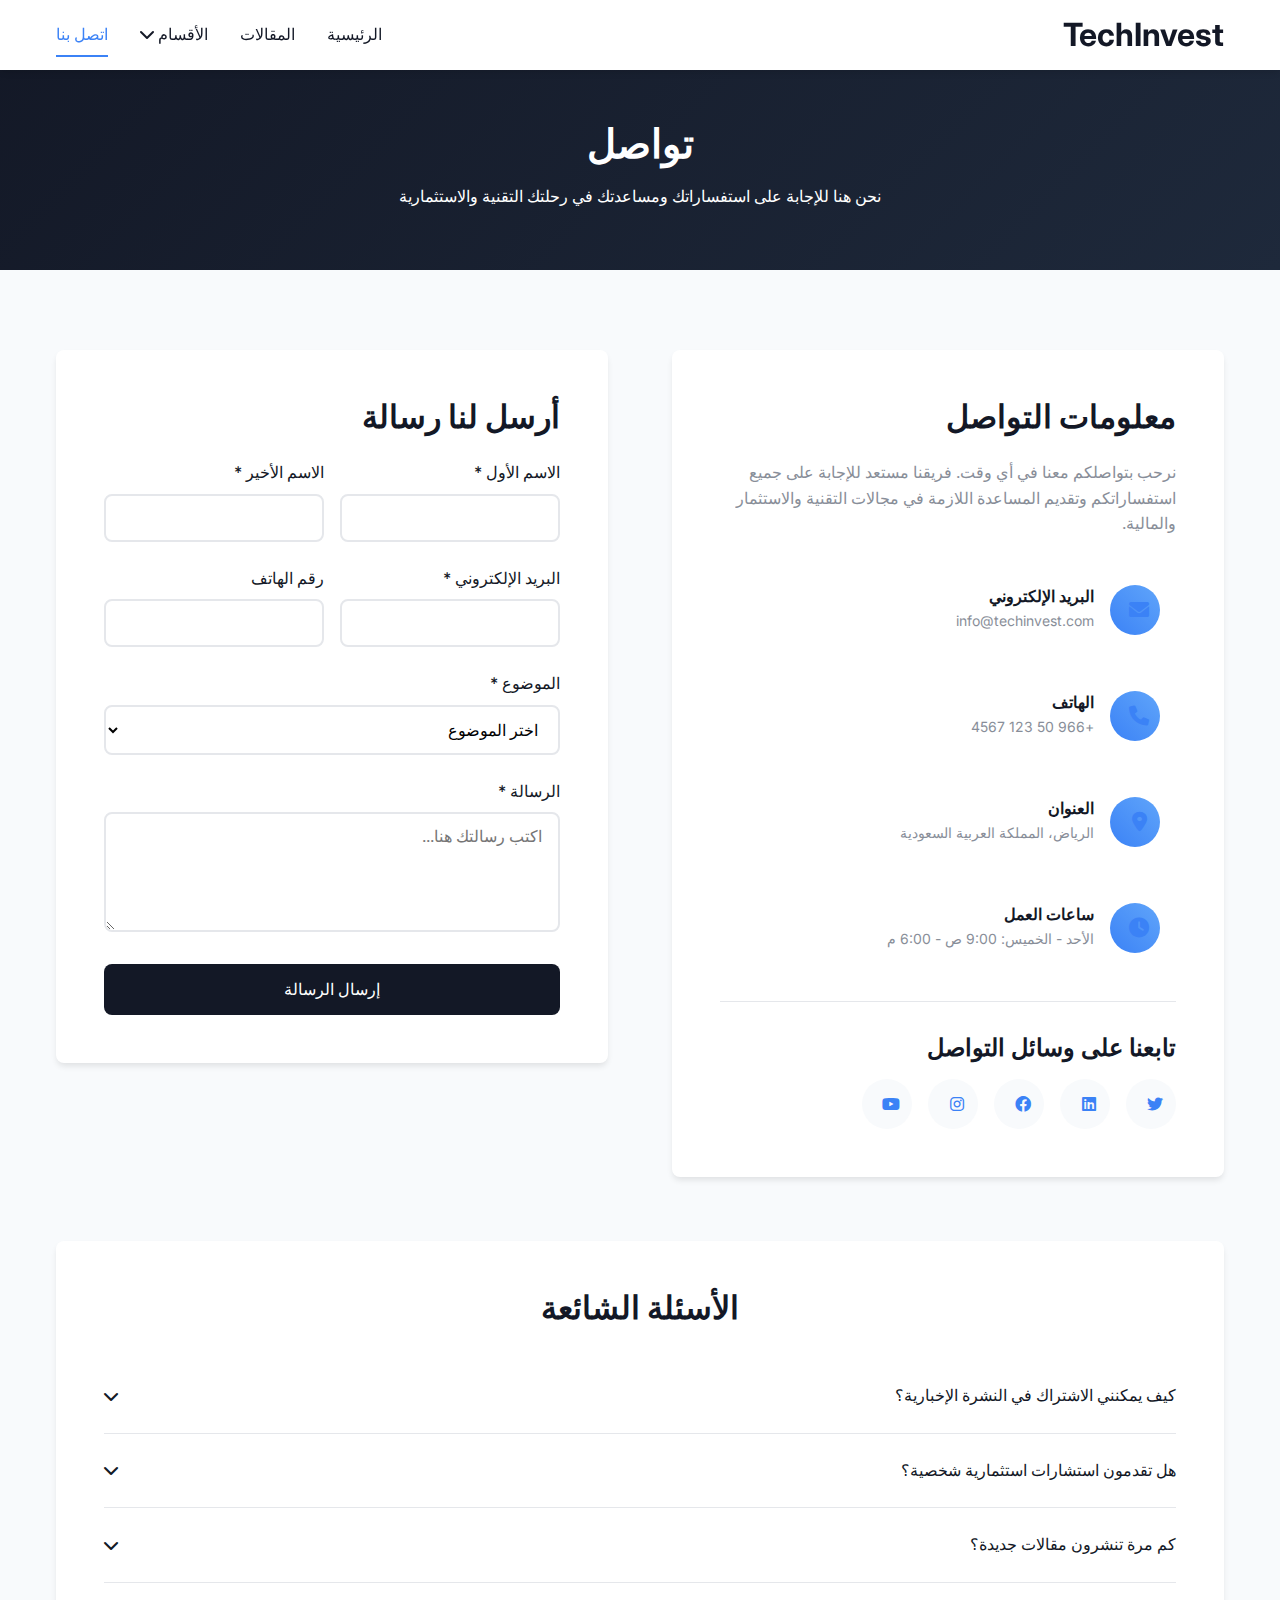
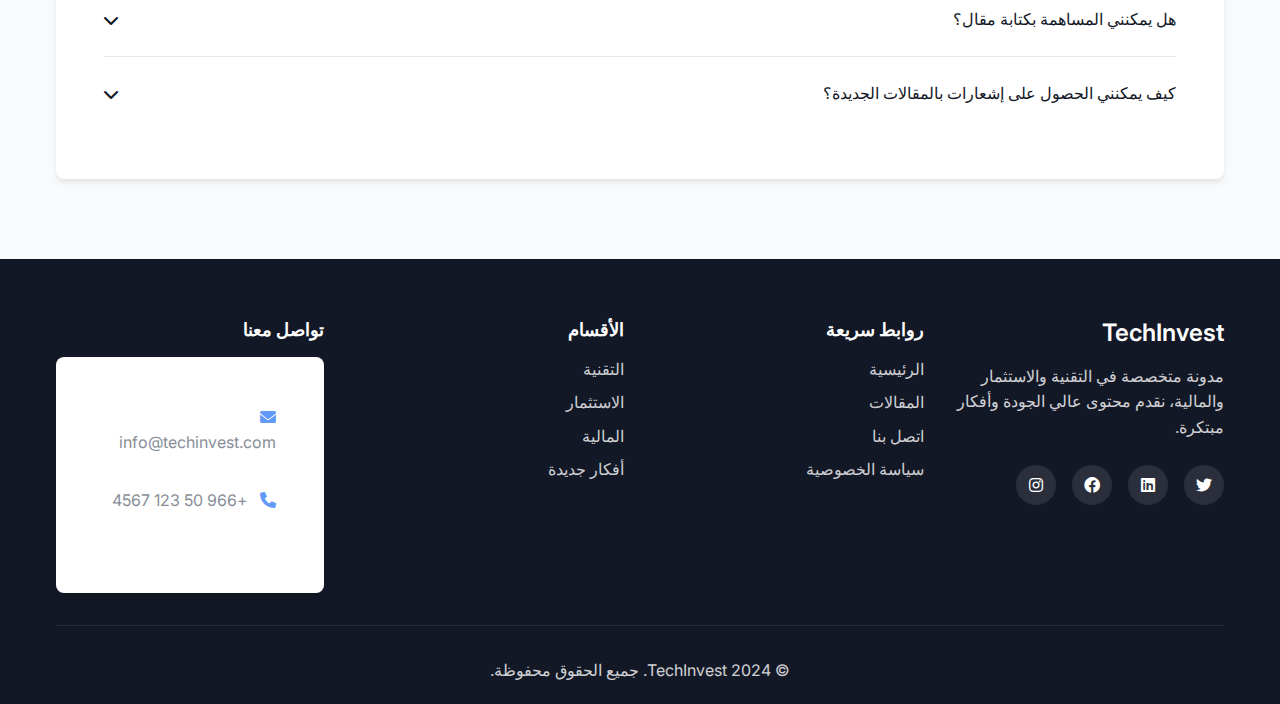
<file: contact.html>
<!DOCTYPE html>
<html lang="ar" dir="rtl">
<head>
    <meta charset="UTF-8">
    <meta name="viewport" content="width=device-width, initial-scale=1.0">
    <title>اتصل بنا - مدونة التقنية والاستثمار</title>
    <meta name="description" content="تواصل معنا للاستفسارات والاقتراحات والتعاون">
    <link rel="stylesheet" href="styles.css">
    <link href="https://fonts.googleapis.com/css2?family=Inter:wght@300;400;500;600;700&display=swap" rel="stylesheet">
    <link rel="stylesheet" href="https://cdnjs.cloudflare.com/ajax/libs/font-awesome/6.0.0/css/all.min.css">
    <style>
        /* أنماط إضافية لصفحة اتصل بنا */
        .contact-header {
            background: linear-gradient(135deg, var(--primary-color) 0%, #1e293b 100%);
            color: var(--white);
            padding: 120px 0 60px;
            text-align: center;
        }

        .contact-main {
            padding: 80px 0;
            background-color: var(--light-gray);
        }

        .contact-content {
            display: grid;
            grid-template-columns: 1fr 1fr;
            gap: 4rem;
            align-items: start;
        }

        .contact-info {
            background-color: var(--white);
            padding: 3rem;
            border-radius: var(--border-radius);
            box-shadow: var(--shadow);
        }

        .contact-form-container {
            background-color: var(--white);
            padding: 3rem;
            border-radius: var(--border-radius);
            box-shadow: var(--shadow);
        }

        .contact-info h2 {
            color: var(--primary-color);
            margin-bottom: 1.5rem;
        }

        .contact-info p {
            color: var(--text-secondary);
            margin-bottom: 2rem;
            line-height: 1.6;
        }

        .contact-item {
            display: flex;
            align-items: center;
            gap: 1rem;
            margin-bottom: 1.5rem;
            padding: 1rem;
            border-radius: var(--border-radius);
            transition: var(--transition);
        }

        .contact-item:hover {
            background-color: var(--light-gray);
        }

        .contact-icon {
            width: 50px;
            height: 50px;
            background: linear-gradient(45deg, var(--accent-color), #60a5fa);
            border-radius: 50%;
            display: flex;
            align-items: center;
            justify-content: center;
            color: var(--white);
            font-size: 1.25rem;
        }

        .contact-details h4 {
            color: var(--primary-color);
            margin-bottom: 0.25rem;
            font-size: 1rem;
        }

        .contact-details p {
            color: var(--text-secondary);
            margin: 0;
            font-size: 0.875rem;
        }

        .social-section {
            margin-top: 2rem;
            padding-top: 2rem;
            border-top: 1px solid var(--border-color);
        }

        .social-section h3 {
            color: var(--primary-color);
            margin-bottom: 1rem;
        }

        .social-links-contact {
            display: flex;
            gap: 1rem;
        }

        .social-link-contact {
            width: 50px;
            height: 50px;
            background-color: var(--light-gray);
            border-radius: 50%;
            display: flex;
            align-items: center;
            justify-content: center;
            color: var(--text-primary);
            transition: var(--transition);
            text-decoration: none;
        }

        .social-link-contact:hover {
            background-color: var(--accent-color);
            color: var(--white);
            transform: translateY(-2px);
        }

        .contact-form h2 {
            color: var(--primary-color);
            margin-bottom: 1.5rem;
        }

        .form-group {
            margin-bottom: 1.5rem;
        }

        .form-label {
            display: block;
            margin-bottom: 0.5rem;
            color: var(--text-primary);
            font-weight: 500;
        }

        .form-input,
        .form-textarea,
        .form-select {
            width: 100%;
            padding: 0.75rem 1rem;
            border: 2px solid var(--border-color);
            border-radius: var(--border-radius);
            font-size: 1rem;
            font-family: inherit;
            transition: var(--transition);
            background-color: var(--white);
        }

        .form-input:focus,
        .form-textarea:focus,
        .form-select:focus {
            outline: none;
            border-color: var(--accent-color);
            box-shadow: 0 0 0 3px rgba(59, 130, 246, 0.1);
        }

        .form-textarea {
            resize: vertical;
            min-height: 120px;
        }

        .form-row {
            display: grid;
            grid-template-columns: 1fr 1fr;
            gap: 1rem;
        }

        .submit-btn {
            width: 100%;
            padding: 1rem;
            background-color: var(--primary-color);
            color: var(--white);
            border: none;
            border-radius: var(--border-radius);
            font-size: 1rem;
            font-weight: 500;
            cursor: pointer;
            transition: var(--transition);
        }

        .submit-btn:hover {
            background-color: #1e293b;
            transform: translateY(-2px);
            box-shadow: var(--shadow-lg);
        }

        .submit-btn:disabled {
            background-color: var(--text-secondary);
            cursor: not-allowed;
            transform: none;
        }

        .form-message {
            padding: 1rem;
            border-radius: var(--border-radius);
            margin-bottom: 1rem;
            display: none;
        }

        .form-message.success {
            background-color: #d1fae5;
            color: #065f46;
            border: 1px solid #a7f3d0;
        }

        .form-message.error {
            background-color: #fee2e2;
            color: #991b1b;
            border: 1px solid #fca5a5;
        }

        .loading-spinner {
            display: none;
            width: 20px;
            height: 20px;
            border: 2px solid transparent;
            border-top: 2px solid var(--white);
            border-radius: 50%;
            animation: spin 1s linear infinite;
            margin-left: 0.5rem;
        }

        @keyframes spin {
            0% { transform: rotate(0deg); }
            100% { transform: rotate(360deg); }
        }

        .faq-section {
            margin-top: 4rem;
            background-color: var(--white);
            padding: 3rem;
            border-radius: var(--border-radius);
            box-shadow: var(--shadow);
        }

        .faq-title {
            color: var(--primary-color);
            text-align: center;
            margin-bottom: 2rem;
        }

        .faq-item {
            border-bottom: 1px solid var(--border-color);
            padding: 1rem 0;
        }

        .faq-item:last-child {
            border-bottom: none;
        }

        .faq-question {
            display: flex;
            justify-content: space-between;
            align-items: center;
            cursor: pointer;
            color: var(--primary-color);
            font-weight: 500;
            padding: 0.5rem 0;
            transition: var(--transition);
        }

        .faq-question:hover {
            color: var(--accent-color);
        }

        .faq-answer {
            color: var(--text-secondary);
            line-height: 1.6;
            max-height: 0;
            overflow: hidden;
            transition: max-height 0.3s ease;
        }

        .faq-answer.active {
            max-height: 200px;
            padding-top: 1rem;
        }

        .faq-icon {
            transition: var(--transition);
        }

        .faq-item.active .faq-icon {
            transform: rotate(180deg);
        }

        /* التصميم المتجاوب */
        @media (max-width: 768px) {
            .contact-content {
                grid-template-columns: 1fr;
                gap: 2rem;
            }

            .contact-info,
            .contact-form-container {
                padding: 2rem;
            }

            .form-row {
                grid-template-columns: 1fr;
            }

            .social-links-contact {
                justify-content: center;
            }
        }

        @media (max-width: 480px) {
            .contact-info,
            .contact-form-container,
            .faq-section {
                padding: 1.5rem;
            }

            .contact-item {
                flex-direction: column;
                text-align: center;
            }
        }
    </style>
</head>
<body>
    <!-- شريط التنقل -->
    <nav class="navbar">
        <div class="nav-container">
            <div class="nav-logo">
                <h2>TechInvest</h2>
            </div>
            <ul class="nav-menu">
                <li class="nav-item">
                    <a href="index.html" class="nav-link">الرئيسية</a>
                </li>
                <li class="nav-item">
                    <a href="articles.html" class="nav-link">المقالات</a>
                </li>
                <li class="nav-item dropdown">
                    <a href="#" class="nav-link">الأقسام <i class="fas fa-chevron-down"></i></a>
                    <ul class="dropdown-menu">
                        <li><a href="articles.html?category=tech">التقنية</a></li>
                        <li><a href="articles.html?category=investment">الاستثمار</a></li>
                        <li><a href="articles.html?category=finance">المالية</a></li>
                        <li><a href="articles.html?category=ideas">أفكار جديدة</a></li>
                    </ul>
                </li>
                <li class="nav-item">
                    <a href="contact.html" class="nav-link active">اتصل بنا</a>
                </li>
            </ul>
            <div class="nav-toggle">
                <span class="bar"></span>
                <span class="bar"></span>
                <span class="bar"></span>
            </div>
        </div>
    </nav>

    <!-- رأس صفحة اتصل بنا -->
    <header class="contact-header">
        <div class="container">
            <h1>تواصل معنا</h1>
            <p>نحن هنا للإجابة على استفساراتك ومساعدتك في رحلتك التقنية والاستثمارية</p>
        </div>
    </header>

    <!-- المحتوى الرئيسي -->
    <main class="contact-main">
        <div class="container">
            <div class="contact-content">
                <!-- معلومات التواصل -->
                <div class="contact-info">
                    <h2>معلومات التواصل</h2>
                    <p>
                        نرحب بتواصلكم معنا في أي وقت. فريقنا مستعد للإجابة على جميع استفساراتكم 
                        وتقديم المساعدة اللازمة في مجالات التقنية والاستثمار والمالية.
                    </p>

                    <div class="contact-item">
                        <div class="contact-icon">
                            <i class="fas fa-envelope"></i>
                        </div>
                        <div class="contact-details">
                            <h4>البريد الإلكتروني</h4>
                            <p>info@techinvest.com</p>
                        </div>
                    </div>

                    <div class="contact-item">
                        <div class="contact-icon">
                            <i class="fas fa-phone"></i>
                        </div>
                        <div class="contact-details">
                            <h4>الهاتف</h4>
                            <p>+966 50 123 4567</p>
                        </div>
                    </div>

                    <div class="contact-item">
                        <div class="contact-icon">
                            <i class="fas fa-map-marker-alt"></i>
                        </div>
                        <div class="contact-details">
                            <h4>العنوان</h4>
                            <p>الرياض، المملكة العربية السعودية</p>
                        </div>
                    </div>

                    <div class="contact-item">
                        <div class="contact-icon">
                            <i class="fas fa-clock"></i>
                        </div>
                        <div class="contact-details">
                            <h4>ساعات العمل</h4>
                            <p>الأحد - الخميس: 9:00 ص - 6:00 م</p>
                        </div>
                    </div>

                    <div class="social-section">
                        <h3>تابعنا على وسائل التواصل</h3>
                        <div class="social-links-contact">
                            <a href="#" class="social-link-contact">
                                <i class="fab fa-twitter"></i>
                            </a>
                            <a href="#" class="social-link-contact">
                                <i class="fab fa-linkedin"></i>
                            </a>
                            <a href="#" class="social-link-contact">
                                <i class="fab fa-facebook"></i>
                            </a>
                            <a href="#" class="social-link-contact">
                                <i class="fab fa-instagram"></i>
                            </a>
                            <a href="#" class="social-link-contact">
                                <i class="fab fa-youtube"></i>
                            </a>
                        </div>
                    </div>
                </div>

                <!-- نموذج التواصل -->
                <div class="contact-form-container">
                    <form class="contact-form" id="contactForm">
                        <h2>أرسل لنا رسالة</h2>
                        
                        <div class="form-message" id="formMessage"></div>

                        <div class="form-row">
                            <div class="form-group">
                                <label for="firstName" class="form-label">الاسم الأول *</label>
                                <input type="text" id="firstName" name="firstName" class="form-input" required>
                            </div>
                            <div class="form-group">
                                <label for="lastName" class="form-label">الاسم الأخير *</label>
                                <input type="text" id="lastName" name="lastName" class="form-input" required>
                            </div>
                        </div>

                        <div class="form-row">
                            <div class="form-group">
                                <label for="email" class="form-label">البريد الإلكتروني *</label>
                                <input type="email" id="email" name="email" class="form-input" required>
                            </div>
                            <div class="form-group">
                                <label for="phone" class="form-label">رقم الهاتف</label>
                                <input type="tel" id="phone" name="phone" class="form-input">
                            </div>
                        </div>

                        <div class="form-group">
                            <label for="subject" class="form-label">الموضوع *</label>
                            <select id="subject" name="subject" class="form-select" required>
                                <option value="">اختر الموضوع</option>
                                <option value="general">استفسار عام</option>
                                <option value="tech">سؤال تقني</option>
                                <option value="investment">استشارة استثمارية</option>
                                <option value="finance">استفسار مالي</option>
                                <option value="collaboration">تعاون</option>
                                <option value="feedback">ملاحظات واقتراحات</option>
                                <option value="other">أخرى</option>
                            </select>
                        </div>

                        <div class="form-group">
                            <label for="message" class="form-label">الرسالة *</label>
                            <textarea id="message" name="message" class="form-textarea" 
                                    placeholder="اكتب رسالتك هنا..." required></textarea>
                        </div>

                        <button type="submit" class="submit-btn" id="submitBtn">
                            إرسال الرسالة
                            <span class="loading-spinner" id="loadingSpinner"></span>
                        </button>
                    </form>
                </div>
            </div>

            <!-- قسم الأسئلة الشائعة -->
            <div class="faq-section">
                <h2 class="faq-title">الأسئلة الشائعة</h2>
                
                <div class="faq-item">
                    <div class="faq-question">
                        <span>كيف يمكنني الاشتراك في النشرة الإخبارية؟</span>
                        <i class="fas fa-chevron-down faq-icon"></i>
                    </div>
                    <div class="faq-answer">
                        يمكنك الاشتراك في النشرة الإخبارية من خلال إدخال بريدك الإلكتروني في النموذج الموجود في الصفحة الرئيسية أو في أسفل أي مقال.
                    </div>
                </div>

                <div class="faq-item">
                    <div class="faq-question">
                        <span>هل تقدمون استشارات استثمارية شخصية؟</span>
                        <i class="fas fa-chevron-down faq-icon"></i>
                    </div>
                    <div class="faq-answer">
                        نعم، نقدم استشارات استثمارية مخصصة. يرجى التواصل معنا عبر نموذج الاتصال أو البريد الإلكتروني لمناقشة احتياجاتك.
                    </div>
                </div>

                <div class="faq-item">
                    <div class="faq-question">
                        <span>كم مرة تنشرون مقالات جديدة؟</span>
                        <i class="fas fa-chevron-down faq-icon"></i>
                    </div>
                    <div class="faq-answer">
                        ننشر مقالات جديدة بانتظام، عادة 3-4 مقالات أسبوعياً في مختلف المجالات التي نغطيها.
                    </div>
                </div>

                <div class="faq-item">
                    <div class="faq-question">
                        <span>هل يمكنني المساهمة بكتابة مقال؟</span>
                        <i class="fas fa-chevron-down faq-icon"></i>
                    </div>
                    <div class="faq-answer">
                        نرحب بالمساهمات من الخبراء في المجالات التي نغطيها. يرجى التواصل معنا مع عينة من أعمالك السابقة.
                    </div>
                </div>

                <div class="faq-item">
                    <div class="faq-question">
                        <span>كيف يمكنني الحصول على إشعارات بالمقالات الجديدة؟</span>
                        <i class="fas fa-chevron-down faq-icon"></i>
                    </div>
                    <div class="faq-answer">
                        يمكنك الاشتراك في النشرة الإخبارية أو متابعتنا على وسائل التواصل الاجتماعي للحصول على آخر التحديثات.
                    </div>
                </div>
            </div>
        </div>
    </main>

    <!-- التذييل -->
    <footer class="footer">
        <div class="container">
            <div class="footer-content">
                <div class="footer-section">
                    <h3 class="footer-title">TechInvest</h3>
                    <p class="footer-description">
                        مدونة متخصصة في التقنية والاستثمار والمالية، نقدم محتوى عالي الجودة وأفكار مبتكرة.
                    </p>
                    <div class="social-links">
                        <a href="#" class="social-link"><i class="fab fa-twitter"></i></a>
                        <a href="#" class="social-link"><i class="fab fa-linkedin"></i></a>
                        <a href="#" class="social-link"><i class="fab fa-facebook"></i></a>
                        <a href="#" class="social-link"><i class="fab fa-instagram"></i></a>
                    </div>
                </div>
                <div class="footer-section">
                    <h4 class="footer-subtitle">روابط سريعة</h4>
                    <ul class="footer-links">
                        <li><a href="index.html">الرئيسية</a></li>
                        <li><a href="articles.html">المقالات</a></li>
                        <li><a href="contact.html">اتصل بنا</a></li>
                        <li><a href="#">سياسة الخصوصية</a></li>
                    </ul>
                </div>
                <div class="footer-section">
                    <h4 class="footer-subtitle">الأقسام</h4>
                    <ul class="footer-links">
                        <li><a href="articles.html?category=tech">التقنية</a></li>
                        <li><a href="articles.html?category=investment">الاستثمار</a></li>
                        <li><a href="articles.html?category=finance">المالية</a></li>
                        <li><a href="articles.html?category=ideas">أفكار جديدة</a></li>
                    </ul>
                </div>
                <div class="footer-section">
                    <h4 class="footer-subtitle">تواصل معنا</h4>
                    <div class="contact-info">
                        <p><i class="fas fa-envelope"></i> info@techinvest.com</p>
                        <p><i class="fas fa-phone"></i> +966 50 123 4567</p>
                    </div>
                </div>
            </div>
            <div class="footer-bottom">
                <p>&copy; 2024 TechInvest. جميع الحقوق محفوظة.</p>
            </div>
        </div>
    </footer>

    <script src="script.js"></script>
    <script src="contact.js"></script>
</body>
</html>
</file>
<file: styles.css>
/* إعادة تعيين الأساسيات */
* {
    margin: 0;
    padding: 0;
    box-sizing: border-box;
}

/* المتغيرات */
:root {
    --primary-color: #131826;
    --secondary-color: #dcdce1;
    --accent-color: #3b82f6;
    --text-primary: #131826;
    --text-secondary: #6b7280;
    --white: #ffffff;
    --light-gray: #f8fafc;
    --border-color: #e5e7eb;
    --shadow: 0 4px 6px -1px rgba(0, 0, 0, 0.1);
    --shadow-lg: 0 10px 15px -3px rgba(0, 0, 0, 0.1);
    --border-radius: 8px;
    --transition: all 0.3s ease;
}

/* الخطوط والنصوص */
body {
    font-family: 'Inter', -apple-system, BlinkMacSystemFont, 'Segoe UI', Roboto, sans-serif;
    line-height: 1.6;
    color: var(--text-primary);
    background-color: var(--white);
    direction: rtl;
}

/* العناوين */
h1, h2, h3, h4, h5, h6 {
    font-weight: 600;
    line-height: 1.2;
    margin-bottom: 1rem;
}

h1 { font-size: 2.5rem; }
h2 { font-size: 2rem; }
h3 { font-size: 1.5rem; }
h4 { font-size: 1.25rem; }

/* الروابط */
a {
    text-decoration: none;
    color: inherit;
    transition: var(--transition);
}

/* الحاويات */
.container {
    max-width: 1200px;
    margin: 0 auto;
    padding: 0 1rem;
}

/* الأزرار */
.btn {
    display: inline-flex;
    align-items: center;
    gap: 0.5rem;
    padding: 0.75rem 1.5rem;
    border-radius: var(--border-radius);
    font-weight: 500;
    text-align: center;
    transition: var(--transition);
    cursor: pointer;
    border: none;
    text-decoration: none;
}

.btn-primary {
    background-color: var(--primary-color);
    color: var(--white);
}

.btn-primary:hover {
    background-color: #1e293b;
    transform: translateY(-2px);
    box-shadow: var(--shadow-lg);
}

.btn-secondary {
    background-color: transparent;
    color: var(--primary-color);
    border: 2px solid var(--primary-color);
}

.btn-secondary:hover {
    background-color: var(--primary-color);
    color: var(--white);
}

.btn-outline {
    background-color: transparent;
    color: var(--accent-color);
    border: 2px solid var(--accent-color);
}

.btn-outline:hover {
    background-color: var(--accent-color);
    color: var(--white);
}

/* شريط التنقل */
.navbar {
    background-color: var(--white);
    box-shadow: var(--shadow);
    position: fixed;
    top: 0;
    width: 100%;
    z-index: 1000;
    transition: var(--transition);
}

.nav-container {
    max-width: 1200px;
    margin: 0 auto;
    padding: 0 1rem;
    display: flex;
    justify-content: space-between;
    align-items: center;
    height: 70px;
}

.nav-logo h2 {
    color: var(--primary-color);
    font-weight: 700;
    margin: 0;
}

.nav-menu {
    display: flex;
    list-style: none;
    gap: 2rem;
    margin: 0;
}

.nav-link {
    color: var(--text-primary);
    font-weight: 500;
    padding: 0.5rem 0;
    position: relative;
    transition: var(--transition);
}

.nav-link:hover,
.nav-link.active {
    color: var(--accent-color);
}

.nav-link.active::after {
    content: '';
    position: absolute;
    bottom: -5px;
    right: 0;
    width: 100%;
    height: 2px;
    background-color: var(--accent-color);
}

/* القائمة المنسدلة */
.dropdown {
    position: relative;
}

.dropdown-menu {
    position: absolute;
    top: 100%;
    right: 0;
    background-color: var(--white);
    box-shadow: var(--shadow-lg);
    border-radius: var(--border-radius);
    padding: 0.5rem 0;
    min-width: 200px;
    opacity: 0;
    visibility: hidden;
    transform: translateY(-10px);
    transition: var(--transition);
    list-style: none;
}

.dropdown:hover .dropdown-menu {
    opacity: 1;
    visibility: visible;
    transform: translateY(0);
}

.dropdown-menu a {
    display: block;
    padding: 0.75rem 1rem;
    color: var(--text-primary);
    transition: var(--transition);
}

.dropdown-menu a:hover {
    background-color: var(--light-gray);
    color: var(--accent-color);
}

/* قائمة الهامبرغر للهواتف */
.nav-toggle {
    display: none;
    flex-direction: column;
    cursor: pointer;
}

.bar {
    width: 25px;
    height: 3px;
    background-color: var(--primary-color);
    margin: 3px 0;
    transition: var(--transition);
}

/* قسم البطل */
.hero {
    background: linear-gradient(135deg, var(--primary-color) 0%, #1e293b 100%);
    color: var(--white);
    padding: 120px 0 80px;
    min-height: 100vh;
    display: flex;
    align-items: center;
}

.hero-container {
    max-width: 1200px;
    margin: 0 auto;
    padding: 0 1rem;
    display: grid;
    grid-template-columns: 1fr 1fr;
    gap: 4rem;
    align-items: center;
}

.hero-title {
    font-size: 3.5rem;
    font-weight: 700;
    margin-bottom: 1.5rem;
    line-height: 1.1;
}

.highlight {
    color: var(--accent-color);
    position: relative;
}

.hero-description {
    font-size: 1.25rem;
    margin-bottom: 2rem;
    opacity: 0.9;
    line-height: 1.6;
}

.hero-buttons {
    display: flex;
    gap: 1rem;
    flex-wrap: wrap;
}

.hero-image {
    display: flex;
    justify-content: center;
    align-items: center;
}

.hero-graphic {
    width: 300px;
    height: 300px;
    background: linear-gradient(45deg, var(--accent-color), #60a5fa);
    border-radius: 50%;
    display: flex;
    align-items: center;
    justify-content: center;
    font-size: 6rem;
    color: var(--white);
    animation: float 6s ease-in-out infinite;
}

@keyframes float {
    0%, 100% { transform: translateY(0px); }
    50% { transform: translateY(-20px); }
}

/* أقسام المحتوى */
.section-header {
    text-align: center;
    margin-bottom: 3rem;
}

.section-title {
    color: var(--primary-color);
    margin-bottom: 1rem;
}

.section-description {
    color: var(--text-secondary);
    font-size: 1.125rem;
    max-width: 600px;
    margin: 0 auto;
}

.section-footer {
    text-align: center;
    margin-top: 3rem;
}

/* المقالات المميزة */
.featured-articles {
    padding: 80px 0;
    background-color: var(--light-gray);
}

.articles-grid {
    display: grid;
    grid-template-columns: repeat(auto-fit, minmax(350px, 1fr));
    gap: 2rem;
}

.article-card {
    background-color: var(--white);
    border-radius: var(--border-radius);
    overflow: hidden;
    box-shadow: var(--shadow);
    transition: var(--transition);
}

.article-card:hover {
    transform: translateY(-5px);
    box-shadow: var(--shadow-lg);
}

.article-image {
    position: relative;
    height: 250px;
    overflow: hidden;
}

.article-image img {
    width: 100%;
    height: 100%;
    object-fit: cover;
    transition: var(--transition);
}

.article-card:hover .article-image img {
    transform: scale(1.05);
}

.article-category {
    position: absolute;
    top: 1rem;
    right: 1rem;
    background-color: var(--accent-color);
    color: var(--white);
    padding: 0.25rem 0.75rem;
    border-radius: 20px;
    font-size: 0.875rem;
    font-weight: 500;
}

.article-content {
    padding: 1.5rem;
}

.article-title {
    color: var(--primary-color);
    margin-bottom: 0.75rem;
    font-size: 1.25rem;
}

.article-excerpt {
    color: var(--text-secondary);
    margin-bottom: 1rem;
    line-height: 1.6;
}

.article-meta {
    display: flex;
    justify-content: space-between;
    align-items: center;
    font-size: 0.875rem;
    color: var(--text-secondary);
}

/* أقسام المحتوى */
.content-categories {
    padding: 80px 0;
}

.categories-grid {
    display: grid;
    grid-template-columns: repeat(auto-fit, minmax(280px, 1fr));
    gap: 2rem;
}

.category-card {
    background-color: var(--white);
    border: 2px solid var(--border-color);
    border-radius: var(--border-radius);
    padding: 2rem;
    text-align: center;
    transition: var(--transition);
}

.category-card:hover {
    border-color: var(--accent-color);
    transform: translateY(-5px);
    box-shadow: var(--shadow-lg);
}

.category-icon {
    width: 80px;
    height: 80px;
    background: linear-gradient(45deg, var(--accent-color), #60a5fa);
    border-radius: 50%;
    display: flex;
    align-items: center;
    justify-content: center;
    margin: 0 auto 1.5rem;
    font-size: 2rem;
    color: var(--white);
}

.category-title {
    color: var(--primary-color);
    margin-bottom: 1rem;
}

.category-description {
    color: var(--text-secondary);
    margin-bottom: 1.5rem;
    line-height: 1.6;
}

.category-link {
    color: var(--accent-color);
    font-weight: 500;
    display: inline-flex;
    align-items: center;
    gap: 0.5rem;
    transition: var(--transition);
}

.category-link:hover {
    gap: 1rem;
}

/* النشرة الإخبارية */
.newsletter {
    background-color: var(--primary-color);
    color: var(--white);
    padding: 80px 0;
}

.newsletter-content {
    display: grid;
    grid-template-columns: 1fr 1fr;
    gap: 3rem;
    align-items: center;
}

.newsletter-title {
    color: var(--white);
    margin-bottom: 1rem;
}

.newsletter-description {
    opacity: 0.9;
    line-height: 1.6;
}

.newsletter-form {
    display: flex;
    gap: 1rem;
}

.newsletter-input {
    flex: 1;
    padding: 0.75rem 1rem;
    border: none;
    border-radius: var(--border-radius);
    font-size: 1rem;
    background-color: var(--white);
    color: var(--text-primary);
}

.newsletter-input:focus {
    outline: none;
    box-shadow: 0 0 0 3px rgba(59, 130, 246, 0.3);
}

/* التذييل */
.footer {
    background-color: var(--primary-color);
    color: var(--white);
    padding: 60px 0 20px;
}

.footer-content {
    display: grid;
    grid-template-columns: repeat(auto-fit, minmax(250px, 1fr));
    gap: 2rem;
    margin-bottom: 2rem;
}

.footer-title {
    color: var(--white);
    margin-bottom: 1rem;
    font-size: 1.5rem;
}

.footer-subtitle {
    color: var(--white);
    margin-bottom: 1rem;
    font-size: 1.125rem;
}

.footer-description {
    opacity: 0.8;
    line-height: 1.6;
    margin-bottom: 1.5rem;
}

.social-links {
    display: flex;
    gap: 1rem;
}

.social-link {
    width: 40px;
    height: 40px;
    background-color: rgba(255, 255, 255, 0.1);
    border-radius: 50%;
    display: flex;
    align-items: center;
    justify-content: center;
    transition: var(--transition);
}

.social-link:hover {
    background-color: var(--accent-color);
    transform: translateY(-2px);
}

.footer-links {
    list-style: none;
}

.footer-links li {
    margin-bottom: 0.5rem;
}

.footer-links a {
    color: rgba(255, 255, 255, 0.8);
    transition: var(--transition);
}

.footer-links a:hover {
    color: var(--white);
    padding-right: 0.5rem;
}

.contact-info p {
    margin-bottom: 0.5rem;
    opacity: 0.8;
}

.contact-info i {
    margin-left: 0.5rem;
    color: var(--accent-color);
}

.footer-bottom {
    border-top: 1px solid rgba(255, 255, 255, 0.1);
    padding-top: 2rem;
    text-align: center;
    opacity: 0.8;
}

/* التصميم المتجاوب */
@media (max-width: 768px) {
    .nav-menu {
        position: fixed;
        right: -100%;
        top: 70px;
        flex-direction: column;
        background-color: var(--white);
        width: 100%;
        text-align: center;
        transition: var(--transition);
        box-shadow: var(--shadow);
        padding: 2rem 0;
    }

    .nav-menu.active {
        right: 0;
    }

    .nav-toggle {
        display: flex;
    }

    .nav-toggle.active .bar:nth-child(2) {
        opacity: 0;
    }

    .nav-toggle.active .bar:nth-child(1) {
        transform: translateY(8px) rotate(45deg);
    }

    .nav-toggle.active .bar:nth-child(3) {
        transform: translateY(-8px) rotate(-45deg);
    }

    .hero-container {
        grid-template-columns: 1fr;
        text-align: center;
        gap: 2rem;
    }

    .hero-title {
        font-size: 2.5rem;
    }

    .hero-graphic {
        width: 200px;
        height: 200px;
        font-size: 4rem;
    }

    .newsletter-content {
        grid-template-columns: 1fr;
        text-align: center;
    }

    .newsletter-form {
        flex-direction: column;
    }

    .articles-grid {
        grid-template-columns: 1fr;
    }

    .categories-grid {
        grid-template-columns: 1fr;
    }

    h1 { font-size: 2rem; }
    h2 { font-size: 1.75rem; }
    h3 { font-size: 1.25rem; }
}

@media (max-width: 480px) {
    .container {
        padding: 0 0.75rem;
    }

    .hero {
        padding: 100px 0 60px;
    }

    .hero-title {
        font-size: 2rem;
    }

    .hero-buttons {
        flex-direction: column;
        align-items: center;
    }

    .btn {
        width: 100%;
        justify-content: center;
    }
}

/* تحسينات إضافية */
.smooth-scroll {
    scroll-behavior: smooth;
}

/* تأثيرات التحميل */
@keyframes fadeInUp {
    from {
        opacity: 0;
        transform: translateY(30px);
    }
    to {
        opacity: 1;
        transform: translateY(0);
    }
}

.fade-in-up {
    animation: fadeInUp 0.6s ease-out;
}

/* تحسين الأداء */
img {
    max-width: 100%;
    height: auto;
    loading: lazy;
}

/* حالات التركيز للوصولية */
button:focus,
input:focus,
a:focus {
    outline: 2px solid var(--accent-color);
    outline-offset: 2px;
}
</file>
